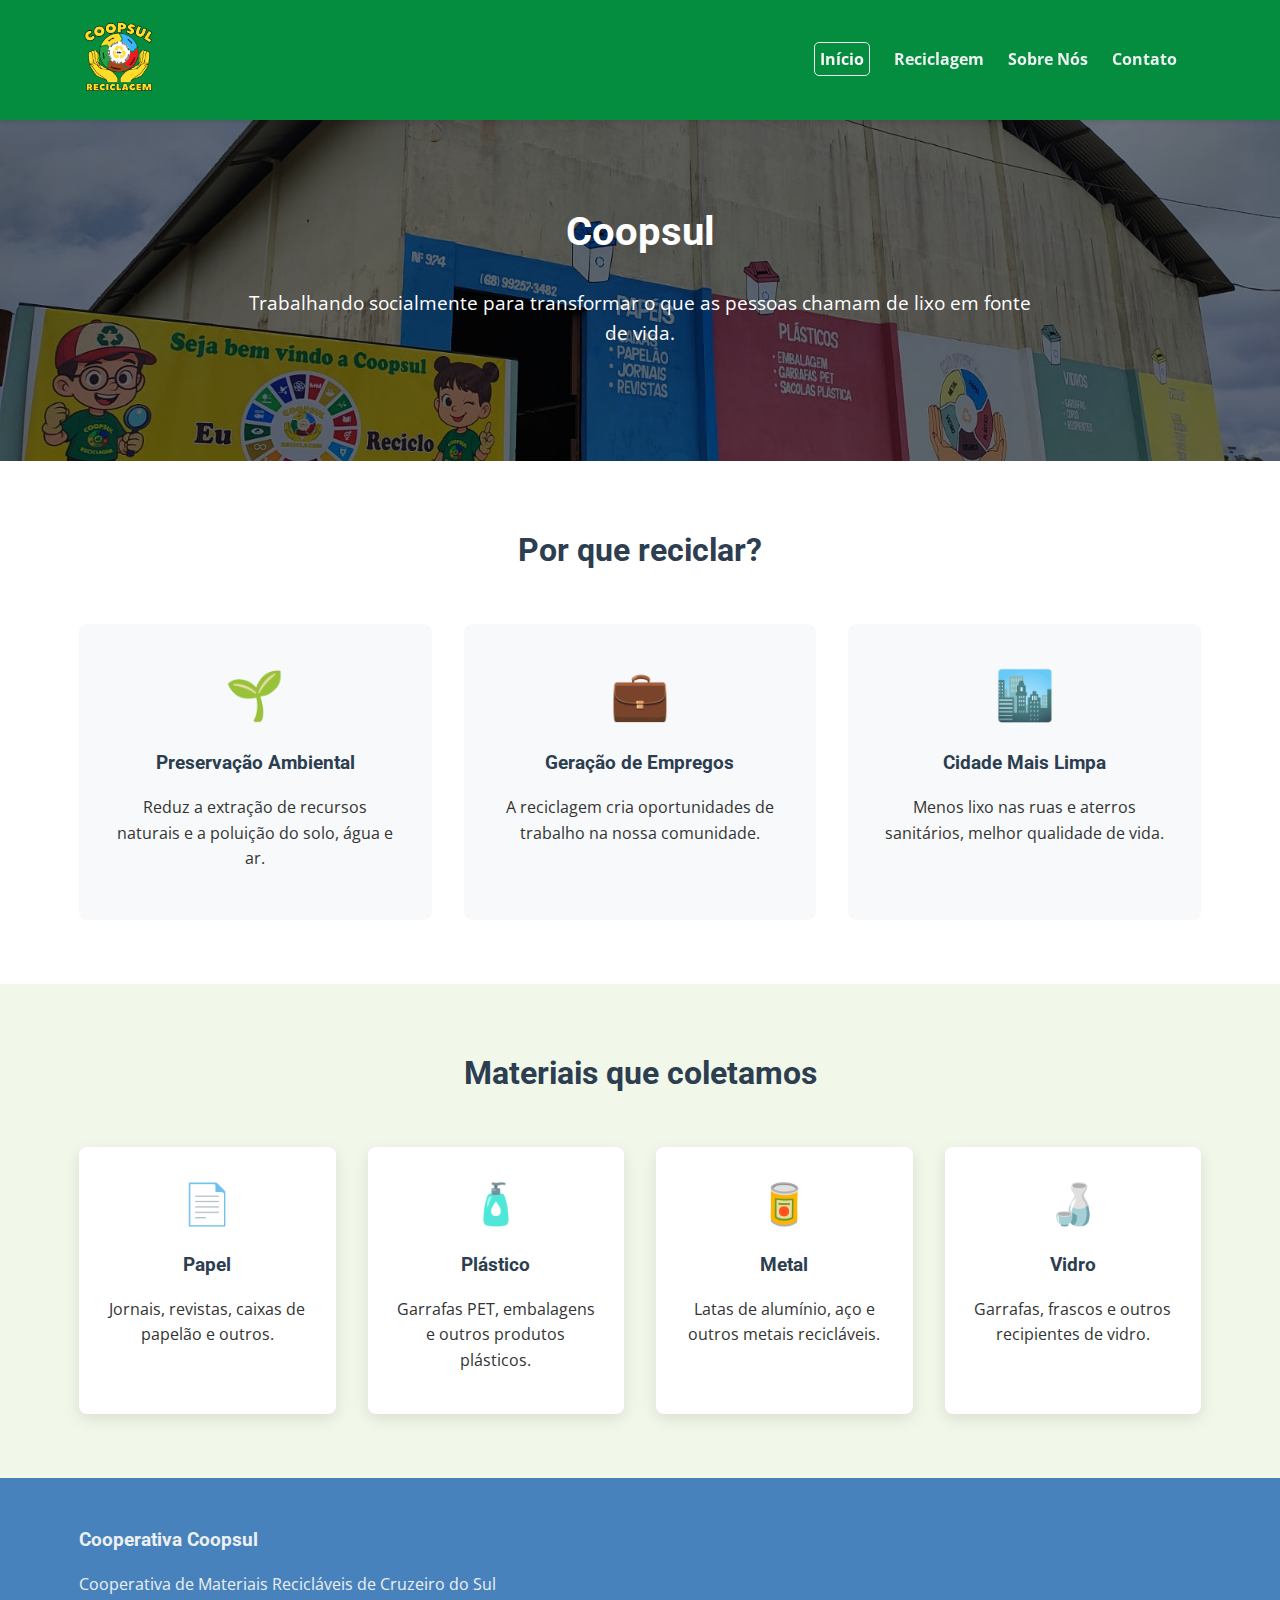
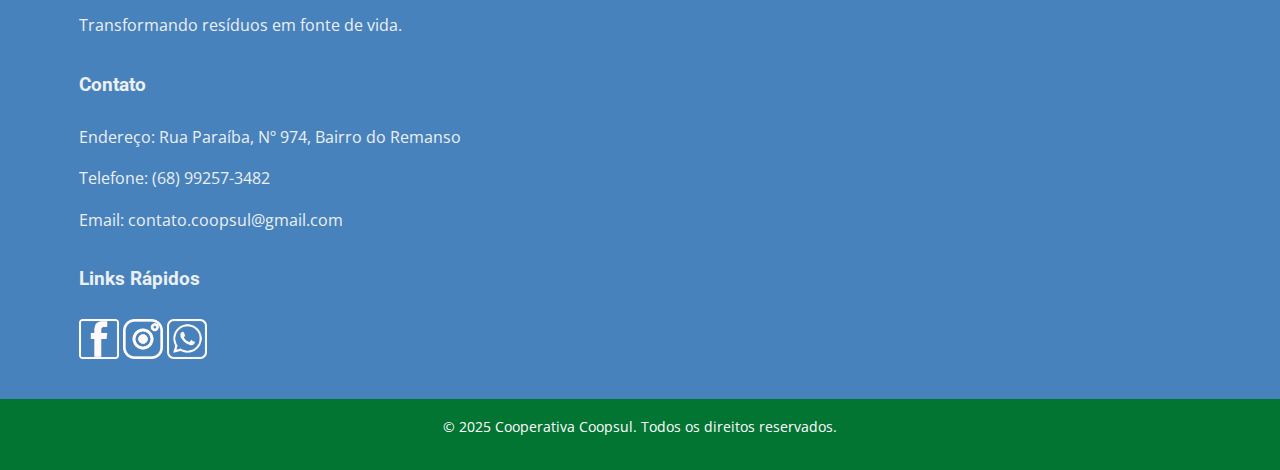
<file: index.html>
<!DOCTYPE html>
<html lang="pt-BR">
<head>
    <meta charset="UTF-8">
    <meta name="viewport" content="width=device-width, initial-scale=1.0">
    <title>Página Inicial | Cooperativa Coopsul</title>
    <link rel="stylesheet" href="./assets/css/estilo.css">
    <link rel="shortcut icon" href="./favicon.png" type="image/x-icon">
    <link rel="preconnect" href="https://fonts.googleapis.com">
    <link rel="preconnect" href="https://fonts.gstatic.com" crossorigin>
    <link href="https://fonts.googleapis.com/css2?family=Roboto:wght@400;700&family=Open+Sans:wght@400;700&display=swap" rel="stylesheet">
</head>
<body>
    <header>
        <div class="container">
            <div class="logo">
                <a class="social-link" href="./" >
                    <img src="./assets/img/logo_coopsul.png" alt="Logo Coopsul" width="80">
                </a>
            </div>
            <nav>
                <ul>
                    <li><a href="index.html" class="active">Início</a></li>
                    <li><a href="reciclagem.html">Reciclagem</a></li>
                    <li><a href="sobre.html">Sobre Nós</a></li>
                    <li><a href="contato.html">Contato</a></li>
                </ul>
            </nav>
        </div>
    </header>

    <main>
        <section class="hero">
            <div class="container">
                <h2>Coopsul</h2>
                <p>Trabalhando socialmente para transformar o que as pessoas chamam de lixo em fonte de vida.</p>
            </div>
        </section>

        <section class="benefits">
            <div class="container">
                <h2>Por que reciclar?</h2>
                <div class="benefits-grid">
                    <div class="benefit-card">
                        <div class="benefit-icon">🌱</div>
                        <h3>Preservação Ambiental</h3>
                        <p>Reduz a extração de recursos naturais e a poluição do solo, água e ar.</p>
                    </div>
                    <div class="benefit-card">
                        <div class="benefit-icon">💼</div>
                        <h3>Geração de Empregos</h3>
                        <p>A reciclagem cria oportunidades de trabalho na nossa comunidade.</p>
                    </div>
                    <div class="benefit-card">
                        <div class="benefit-icon">🏙️</div>
                        <h3>Cidade Mais Limpa</h3>
                        <p>Menos lixo nas ruas e aterros sanitários, melhor qualidade de vida.</p>
                    </div>
                </div>
            </div>
        </section>

        <section class="materials">
            <div class="container">
                <h2>Materiais que coletamos</h2>
                <div class="materials-grid">
                    <div class="material-card">
                        <div class="material-icon">📄</div>
                        <h3>Papel</h3>
                        <p>Jornais, revistas, caixas de papelão e outros.</p>
                    </div>
                    <div class="material-card">
                        <div class="material-icon">🧴</div>
                        <h3>Plástico</h3>
                        <p>Garrafas PET, embalagens e outros produtos plásticos.</p>
                    </div>
                    <div class="material-card">
                        <div class="material-icon">🥫</div>
                        <h3>Metal</h3>
                        <p>Latas de alumínio, aço e outros metais recicláveis.</p>
                    </div>
                    <div class="material-card">
                        <div class="material-icon">🍶</div>
                        <h3>Vidro</h3>
                        <p>Garrafas, frascos e outros recipientes de vidro.</p>
                    </div>
                </div>
            </div>
        </section>
    </main>

    <footer>
        <div class="container">
            <div class="footer-info">
                <h3>Cooperativa Coopsul</h3>
                <p>Cooperativa de Materiais Recicláveis de Cruzeiro do Sul</p>
                <p>Transformando resíduos em fonte de vida.</p>
            </div>

            <div class="footer-contact">
                <h3>Contato</h3>
                <p>Endereço: Rua Paraíba, Nº 974, Bairro do Remanso</p>
                <p>Telefone: (68) 99257-3482</p>
                <p>Email: contato.coopsul@gmail.com</p>
            </div>

            <div class="footer-links">
                <h3>Links Rápidos</h3>
                    <a href="https://facebook.com/coopsul.ac" target="_blank" class="social-link">
                    <img src="./assets/img/logo_facebook.png" alt="Facebook" width="40">
                    </a>
                    <a href="https://instagram.com/coopsul.ac" target="_blank" class="social-link">
                        <img src="./assets/img/logo_instagram.png" alt="Instagram" width="40">
                    </a>
                    <a href="https://web.whatsapp.com" target="_blank" class="social-link">
                        <img src="./assets/img/logo_whatsapp.png" alt="Instagram" width="40">
                    </a>
            </div>

        </div>

        <div class="copyright">
            <p>&copy; 2025 Cooperativa Coopsul. Todos os direitos reservados.</p>
        </div>

    </footer>

    <script src="./assets/js/scripts.js"></script>
</body>
</html>
</file>
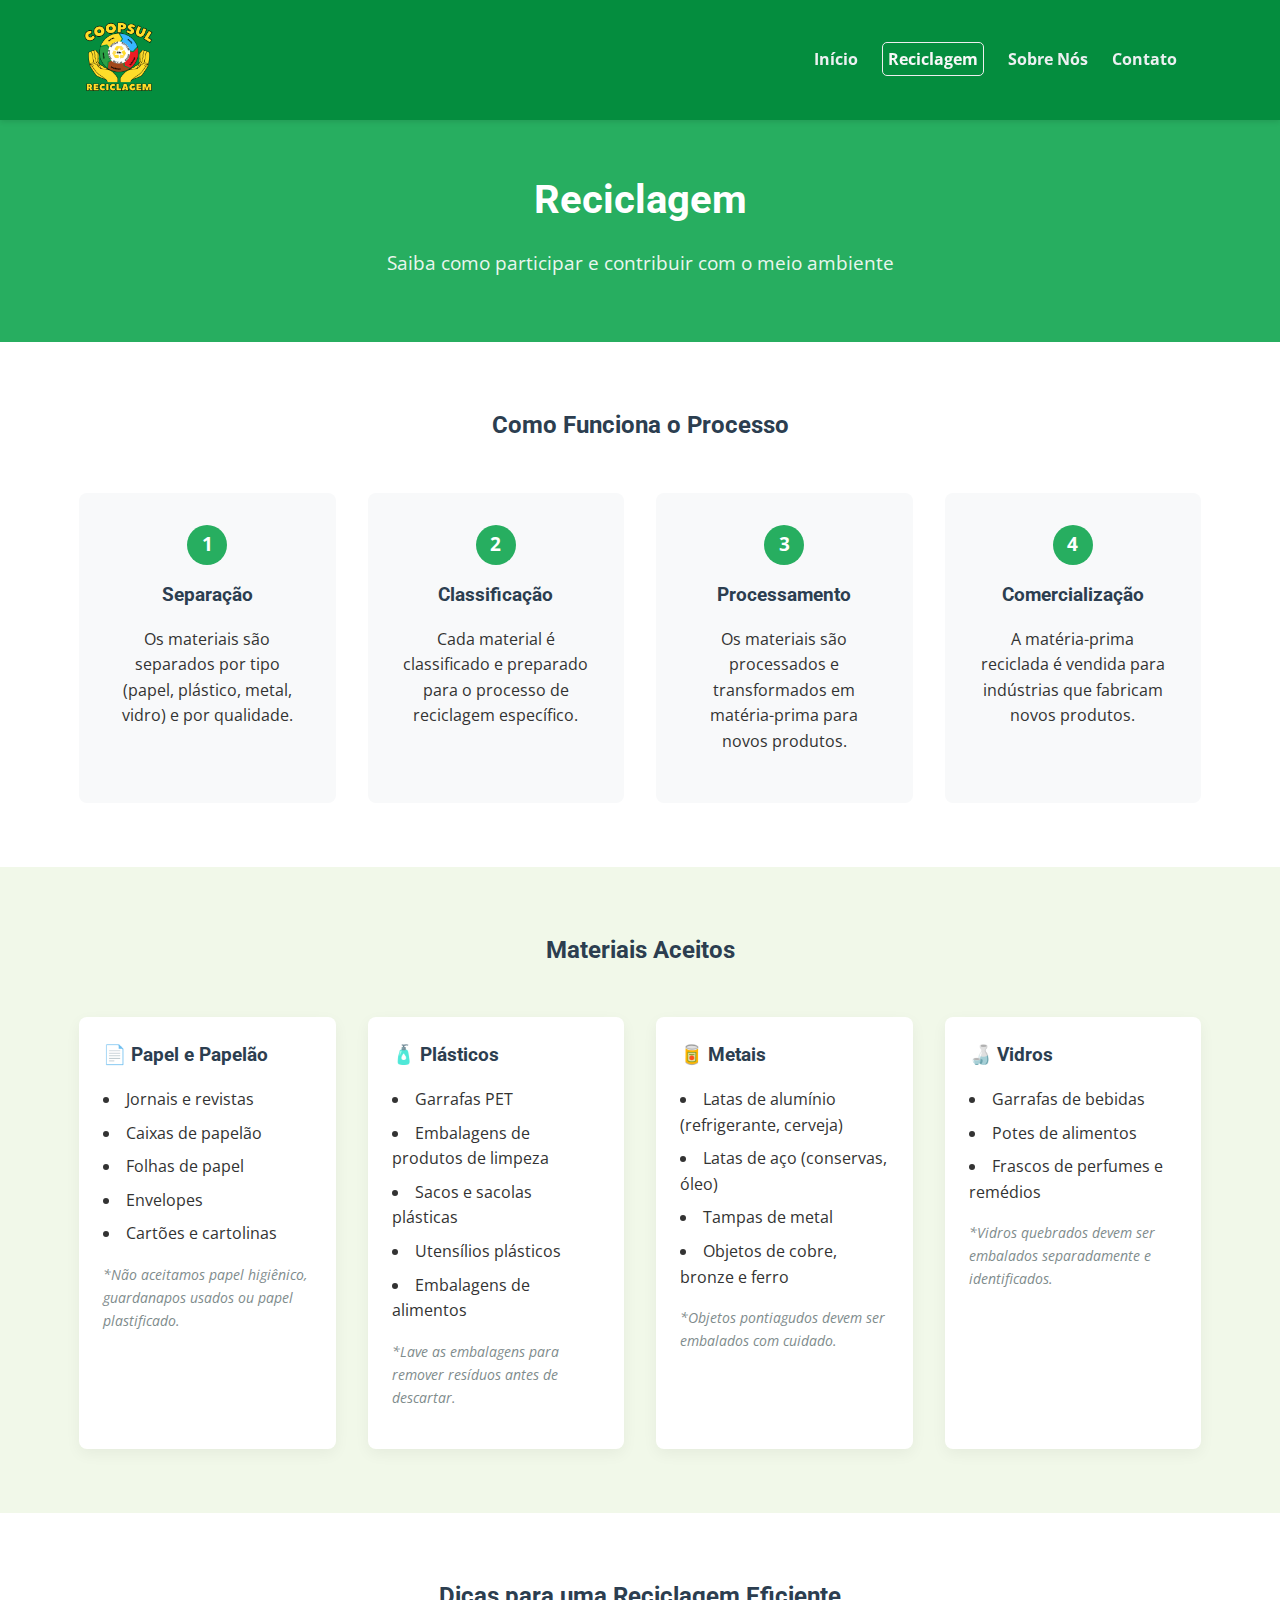
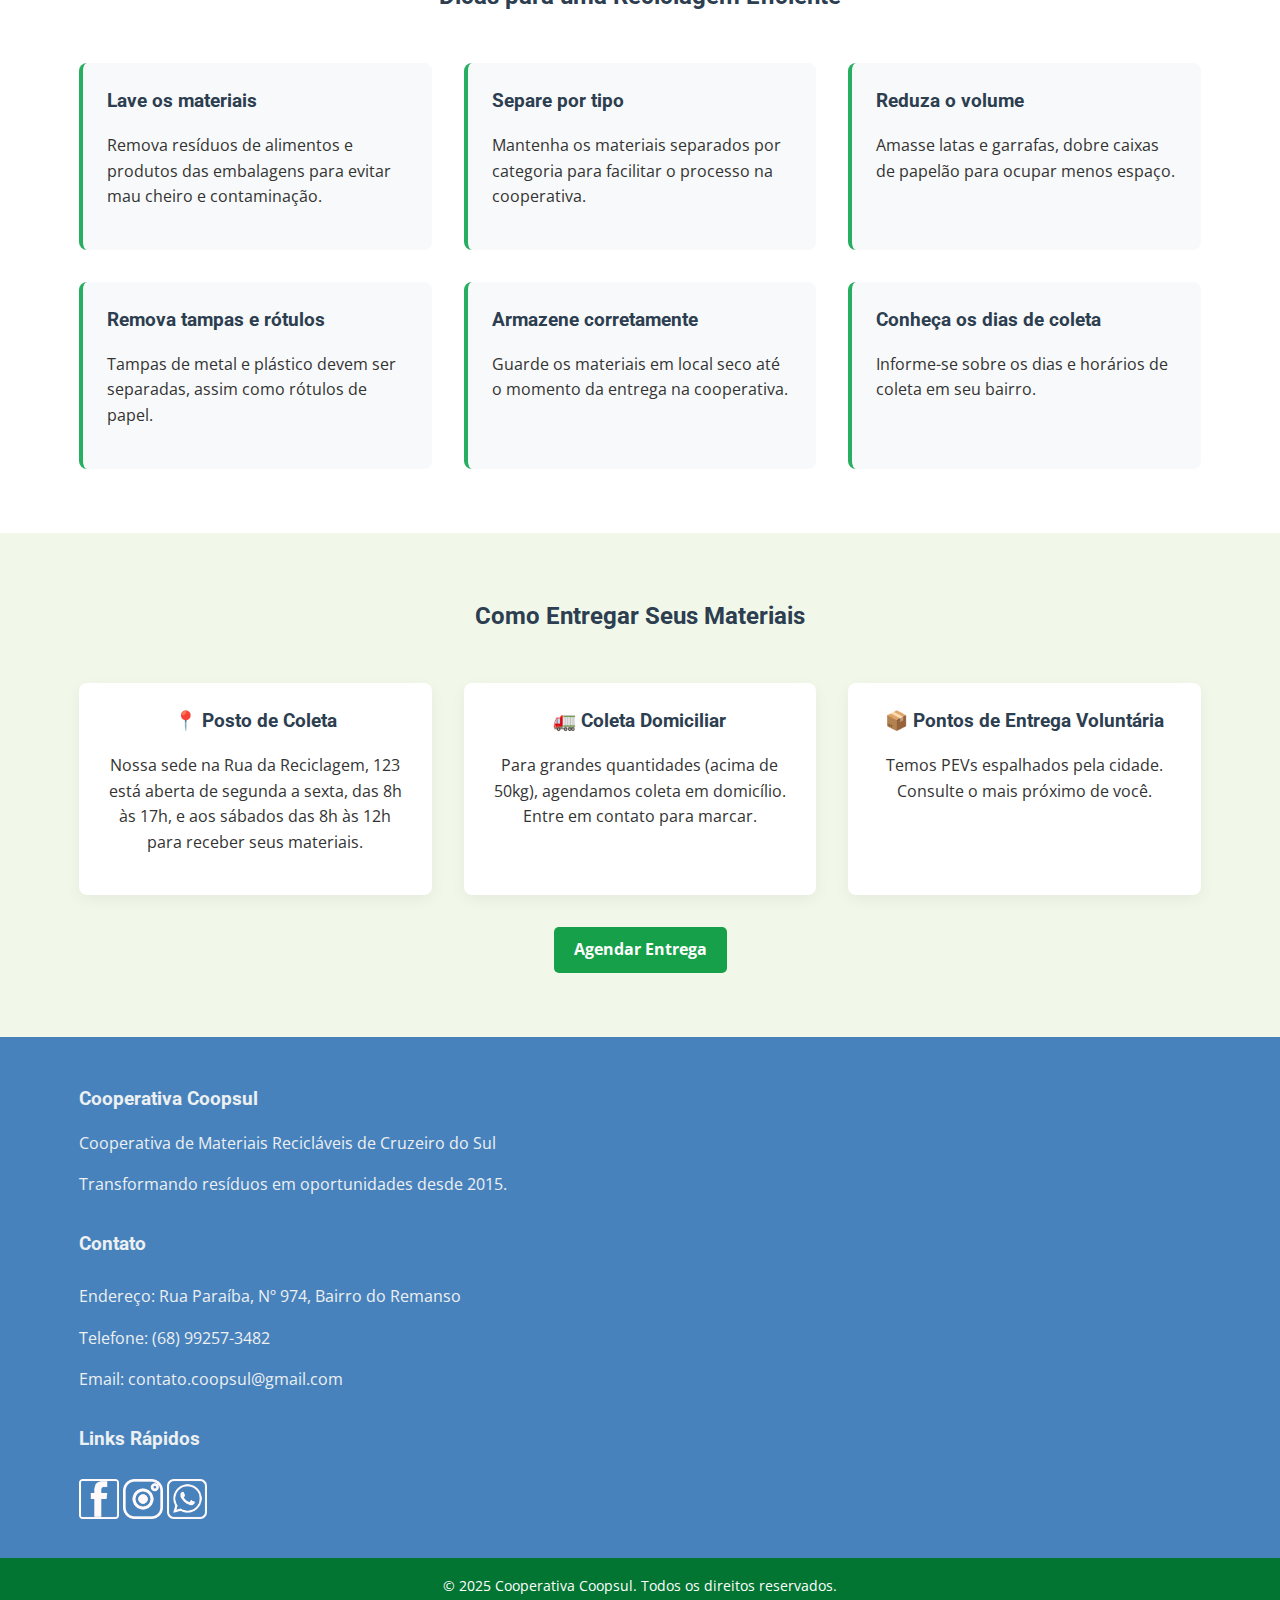
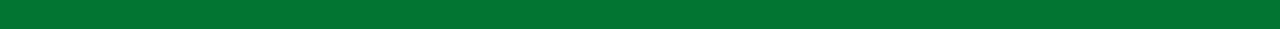
<file: reciclagem.html>
<!DOCTYPE html>
<html lang="pt-BR">
<head>
    <meta charset="UTF-8">
    <meta name="viewport" content="width=device-width, initial-scale=1.0">
    <title>Reciclagem | Cooperativa Coopsul</title>
    <link rel="stylesheet" href="./assets/css/estilo.css">
    <link rel="stylesheet" href="./assets/css/estilo-reciclagem.css">
    <link rel="shortcut icon" href="./favicon.png" type="image/x-icon">
    <link rel="preconnect" href="https://fonts.googleapis.com">
    <link rel="preconnect" href="https://fonts.gstatic.com" crossorigin>
    <link href="https://fonts.googleapis.com/css2?family=Roboto:wght@400;700&family=Open+Sans:wght@400;700&display=swap" rel="stylesheet">
</head>
<body>
    <header>
        <div class="container">
            <div class="logo">
                <a class="social-link" href="./" >
                    <img src="./assets/img/logo_coopsul.png" alt="Logo Coopsul" width="80">
                </a>
            </div>
            <nav>
                <ul>
                    <li><a href="index.html">Início</a></li>
                    <li><a href="reciclagem.html" class="active">Reciclagem</a></li>
                    <li><a href="sobre.html">Sobre Nós</a></li>
                    <li><a href="contato.html">Contato</a></li>
                </ul>
            </nav>
        </div>
    </header>

    <main>
        <section class="page-header">
            <div class="container">
                <h1>Reciclagem</h1>
                <p>Saiba como participar e contribuir com o meio ambiente</p>
            </div>
        </section>

        <section class="recycling-process">
            <div class="container">
                <h2>Como Funciona o Processo</h2>
                <div class="process-steps">
                    <div class="step">
                        <div class="step-number">1</div>
                        <h3>Separação</h3>
                        <p>Os materiais são separados por tipo (papel, plástico, metal, vidro) e por qualidade.</p>
                    </div>
                    <div class="step">
                        <div class="step-number">2</div>
                        <h3>Classificação</h3>
                        <p>Cada material é classificado e preparado para o processo de reciclagem específico.</p>
                    </div>
                    <div class="step">
                        <div class="step-number">3</div>
                        <h3>Processamento</h3>
                        <p>Os materiais são processados e transformados em matéria-prima para novos produtos.</p>
                    </div>
                    <div class="step">
                        <div class="step-number">4</div>
                        <h3>Comercialização</h3>
                        <p>A matéria-prima reciclada é vendida para indústrias que fabricam novos produtos.</p>
                    </div>
                </div>
            </div>
        </section>

        <section class="accepted-materials">
            <div class="container">
                <h2>Materiais Aceitos</h2>
                <div class="materials-list">
                    <div class="material-category">
                        <h3>📄 Papel e Papelão</h3>
                        <ul>
                            <li>Jornais e revistas</li>
                            <li>Caixas de papelão</li>
                            <li>Folhas de papel</li>
                            <li>Envelopes</li>
                            <li>Cartões e cartolinas</li>
                        </ul>
                        <p class="note">*Não aceitamos papel higiênico, guardanapos usados ou papel plastificado.</p>
                    </div>
                    
                    <div class="material-category">
                        <h3>🧴 Plásticos</h3>
                        <ul>
                            <li>Garrafas PET</li>
                            <li>Embalagens de produtos de limpeza</li>
                            <li>Sacos e sacolas plásticas</li>
                            <li>Utensílios plásticos</li>
                            <li>Embalagens de alimentos</li>
                        </ul>
                        <p class="note">*Lave as embalagens para remover resíduos antes de descartar.</p>
                    </div>
                    
                    <div class="material-category">
                        <h3>🥫 Metais</h3>
                        <ul>
                            <li>Latas de alumínio (refrigerante, cerveja)</li>
                            <li>Latas de aço (conservas, óleo)</li>
                            <li>Tampas de metal</li>
                            <li>Objetos de cobre, bronze e ferro</li>
                        </ul>
                        <p class="note">*Objetos pontiagudos devem ser embalados com cuidado.</p>
                    </div>
                    
                    <div class="material-category">
                        <h3>🍶 Vidros</h3>
                        <ul>
                            <li>Garrafas de bebidas</li>
                            <li>Potes de alimentos</li>
                            <li>Frascos de perfumes e remédios</li>
                        </ul>
                        <p class="note">*Vidros quebrados devem ser embalados separadamente e identificados.</p>
                    </div>
                </div>
            </div>
        </section>

        <section class="recycling-tips">
            <div class="container">
                <h2>Dicas para uma Reciclagem Eficiente</h2>
                <div class="tips-grid">
                    <div class="tip-card">
                        <h3>Lave os materiais</h3>
                        <p>Remova resíduos de alimentos e produtos das embalagens para evitar mau cheiro e contaminação.</p>
                    </div>
                    <div class="tip-card">
                        <h3>Separe por tipo</h3>
                        <p>Mantenha os materiais separados por categoria para facilitar o processo na cooperativa.</p>
                    </div>
                    <div class="tip-card">
                        <h3>Reduza o volume</h3>
                        <p>Amasse latas e garrafas, dobre caixas de papelão para ocupar menos espaço.</p>
                    </div>
                    <div class="tip-card">
                        <h3>Remova tampas e rótulos</h3>
                        <p>Tampas de metal e plástico devem ser separadas, assim como rótulos de papel.</p>
                    </div>
                    <div class="tip-card">
                        <h3>Armazene corretamente</h3>
                        <p>Guarde os materiais em local seco até o momento da entrega na cooperativa.</p>
                    </div>
                    <div class="tip-card">
                        <h3>Conheça os dias de coleta</h3>
                        <p>Informe-se sobre os dias e horários de coleta em seu bairro.</p>
                    </div>
                </div>
            </div>
        </section>

        <section class="delivery-info">
            <div class="container">
                <h2>Como Entregar Seus Materiais</h2>
                <div class="delivery-options">
                    <div class="option">
                        <h3>📍 Posto de Coleta</h3>
                        <p>Nossa sede na Rua da Reciclagem, 123 está aberta de segunda a sexta, das 8h às 17h, e aos sábados das 8h às 12h para receber seus materiais.</p>
                    </div>
                    <div class="option">
                        <h3>🚛 Coleta Domiciliar</h3>
                        <p>Para grandes quantidades (acima de 50kg), agendamos coleta em domicílio. Entre em contato para marcar.</p>
                    </div>
                    <div class="option">
                        <h3>📦 Pontos de Entrega Voluntária</h3>
                        <p>Temos PEVs espalhados pela cidade. Consulte o mais próximo de você.</p>
                    </div>
                </div>
                <div class="cta">
                    <a href="contato.html" class="btn">Agendar Entrega</a>
                </div>
            </div>
        </section>
    </main>

    <footer>
        <div class="container">
            <div class="footer-info">
                <h3>Cooperativa Coopsul</h3>
                <p>Cooperativa de Materiais Recicláveis de Cruzeiro do Sul</p>
                <p>Transformando resíduos em oportunidades desde 2015.</p>
            </div>

            <div class="footer-contact">
                <h3>Contato</h3>
                <p>Endereço: Rua Paraíba, Nº 974, Bairro do Remanso</p>
                <p>Telefone: (68) 99257-3482</p>
                <p>Email: contato.coopsul@gmail.com</p>
            </div>

            <div class="footer-links">
                <h3>Links Rápidos</h3>
                    <a href="https://facebook.com/coopsul.ac" target="_blank" class="social-link">
                    <img src="./assets/img/logo_facebook.png" alt="Facebook" width="40">
                    </a>
                    <a href="https://instagram.com/coopsul.ac" target="_blank" class="social-link">
                        <img src="./assets/img/logo_instagram.png" alt="Instagram" width="40">
                    </a>
                    <a href="https://web.whatsapp.com" target="_blank" class="social-link">
                        <img src="./assets/img/logo_whatsapp.png" alt="Instagram" width="40">
                    </a>
            </div>

        </div>

        <div class="copyright">
            <p>&copy; 2025 Cooperativa Coopsul. Todos os direitos reservados.</p>
        </div>

    </footer>

    <script src="./assets/js/scripts.js"></script>
</body>
</html>
</file>
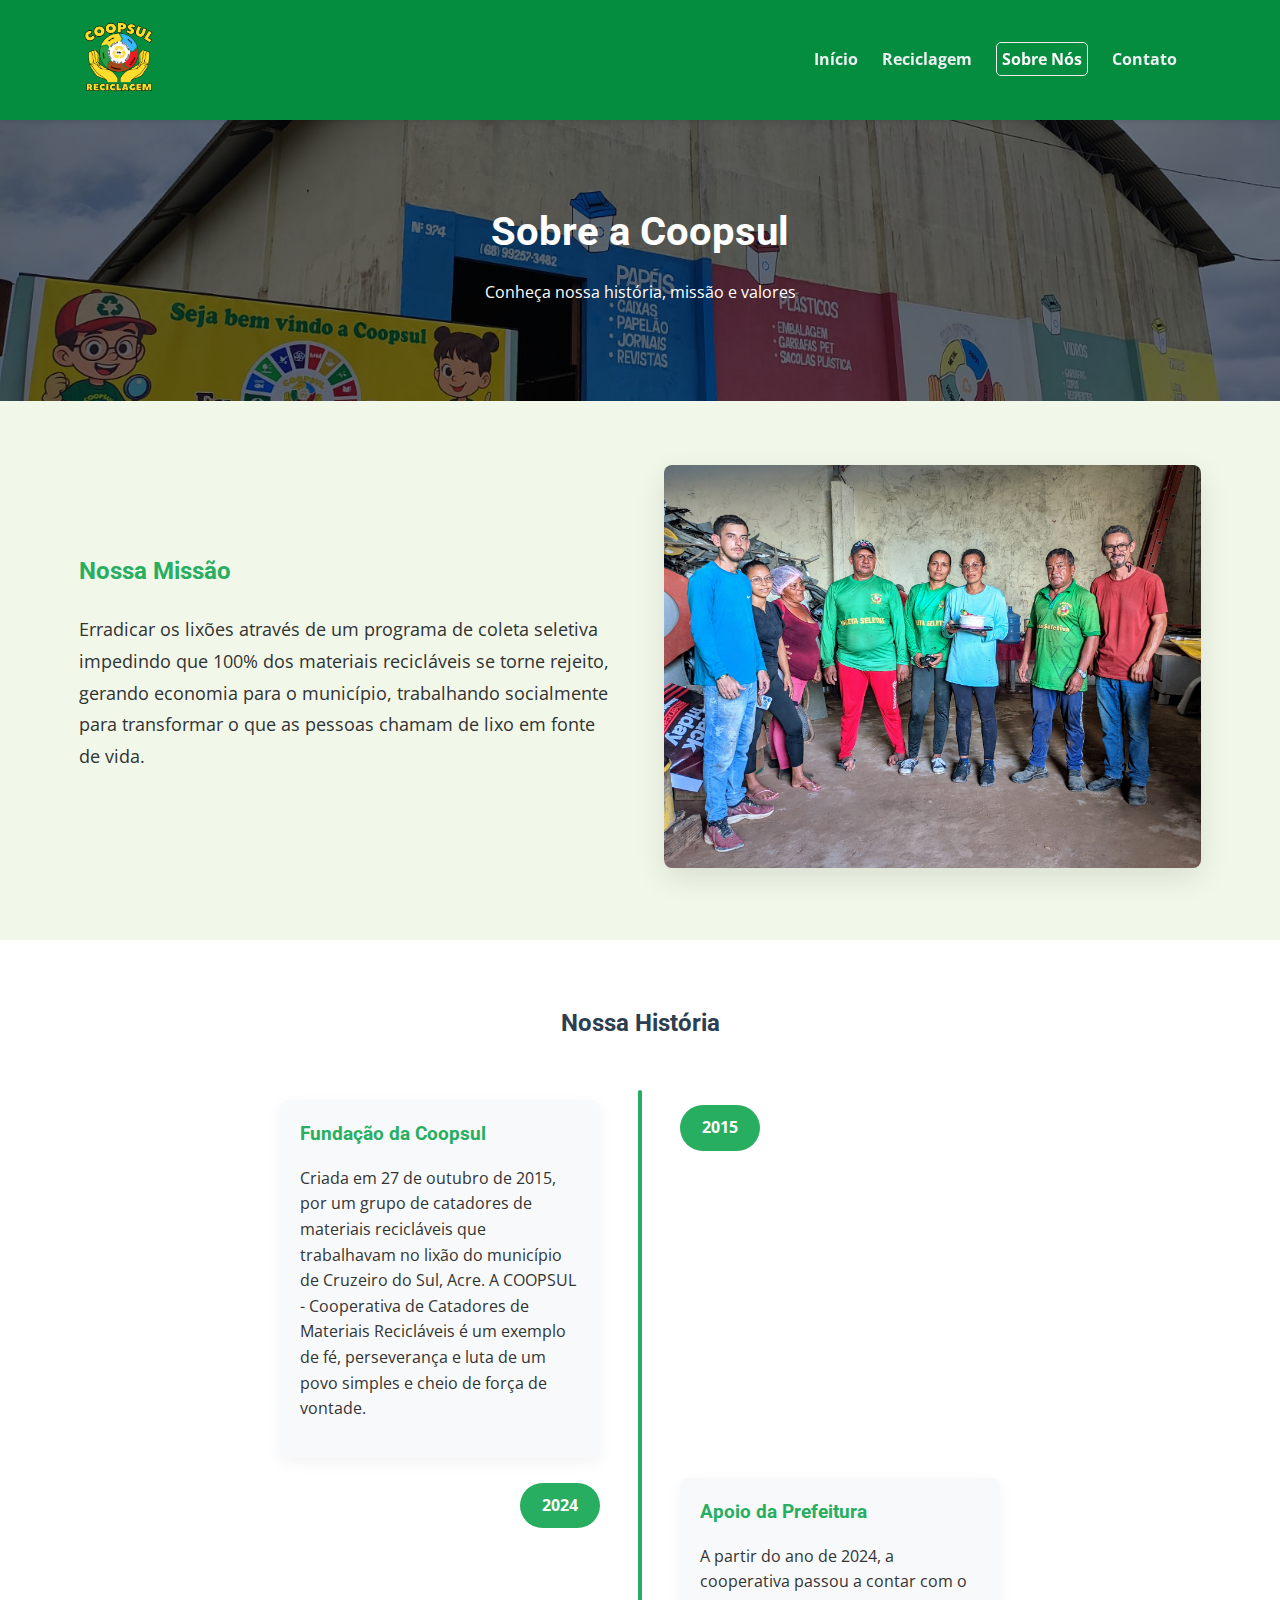
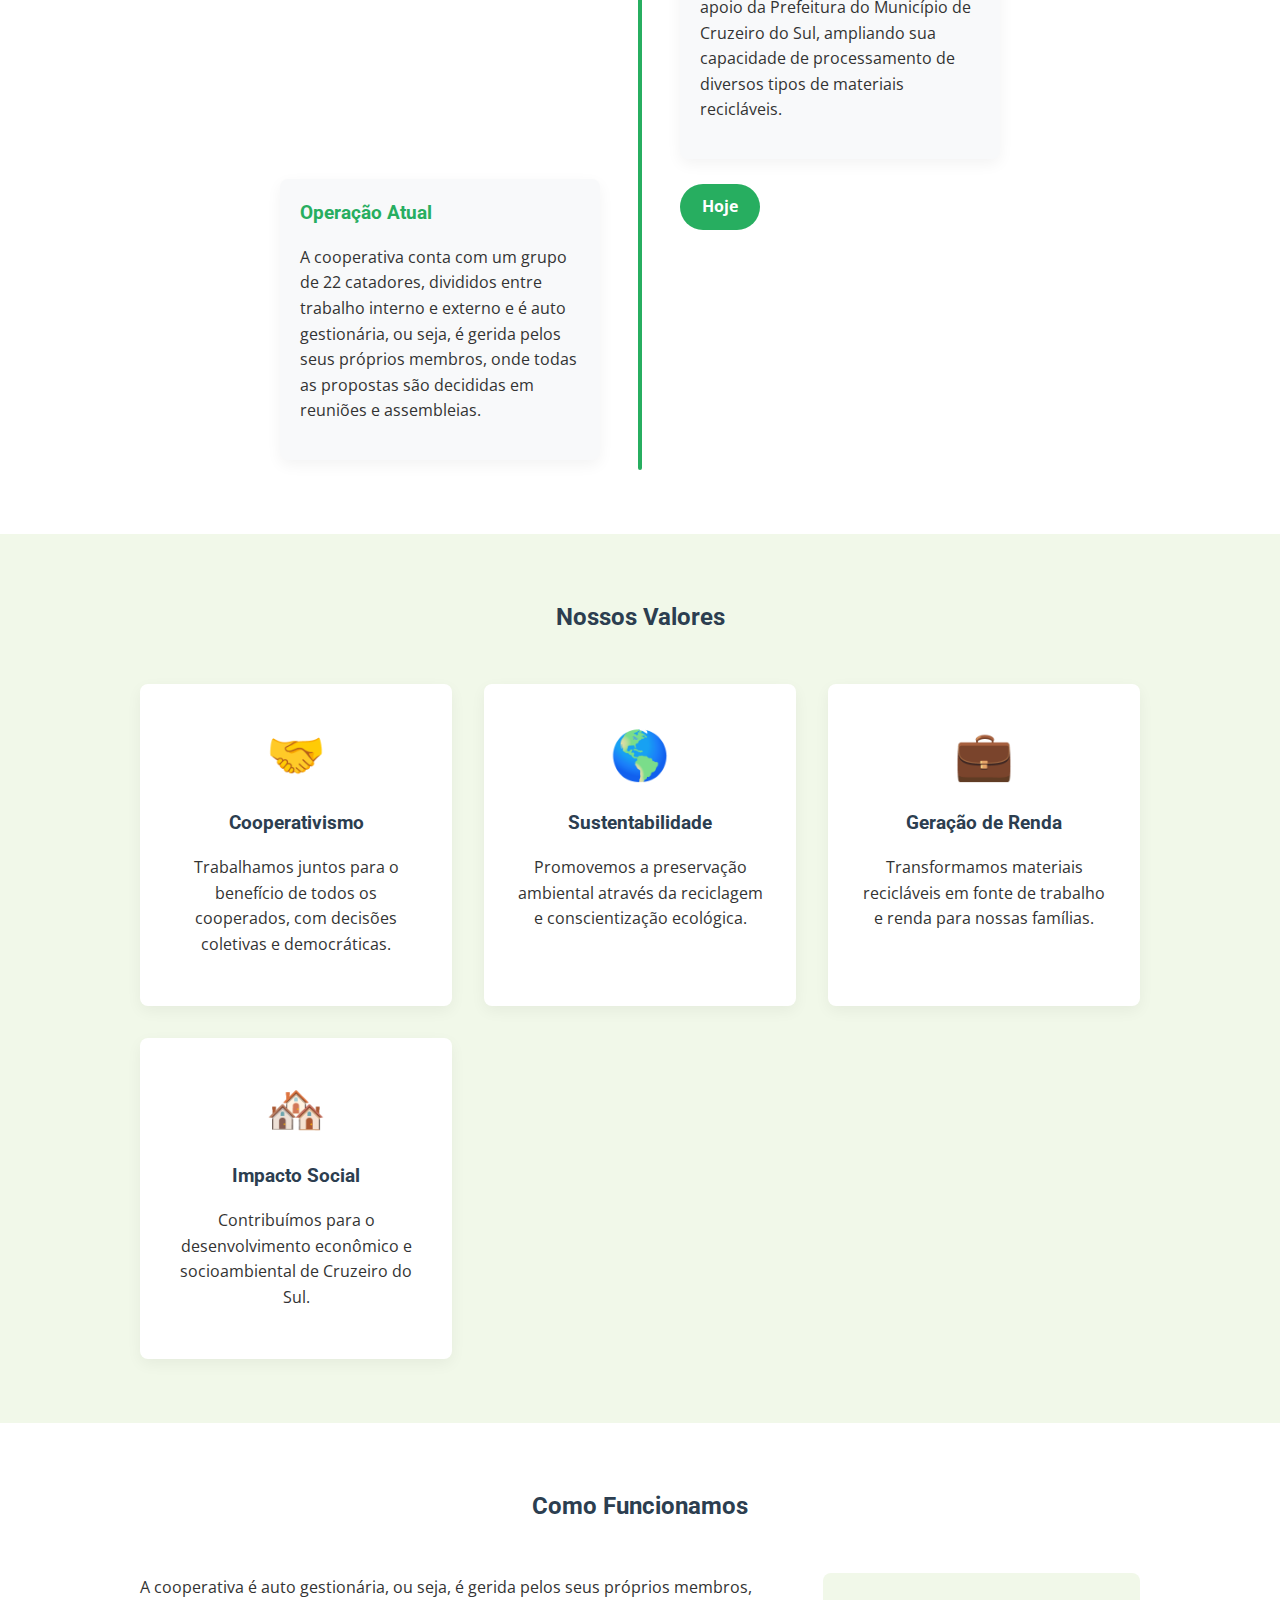
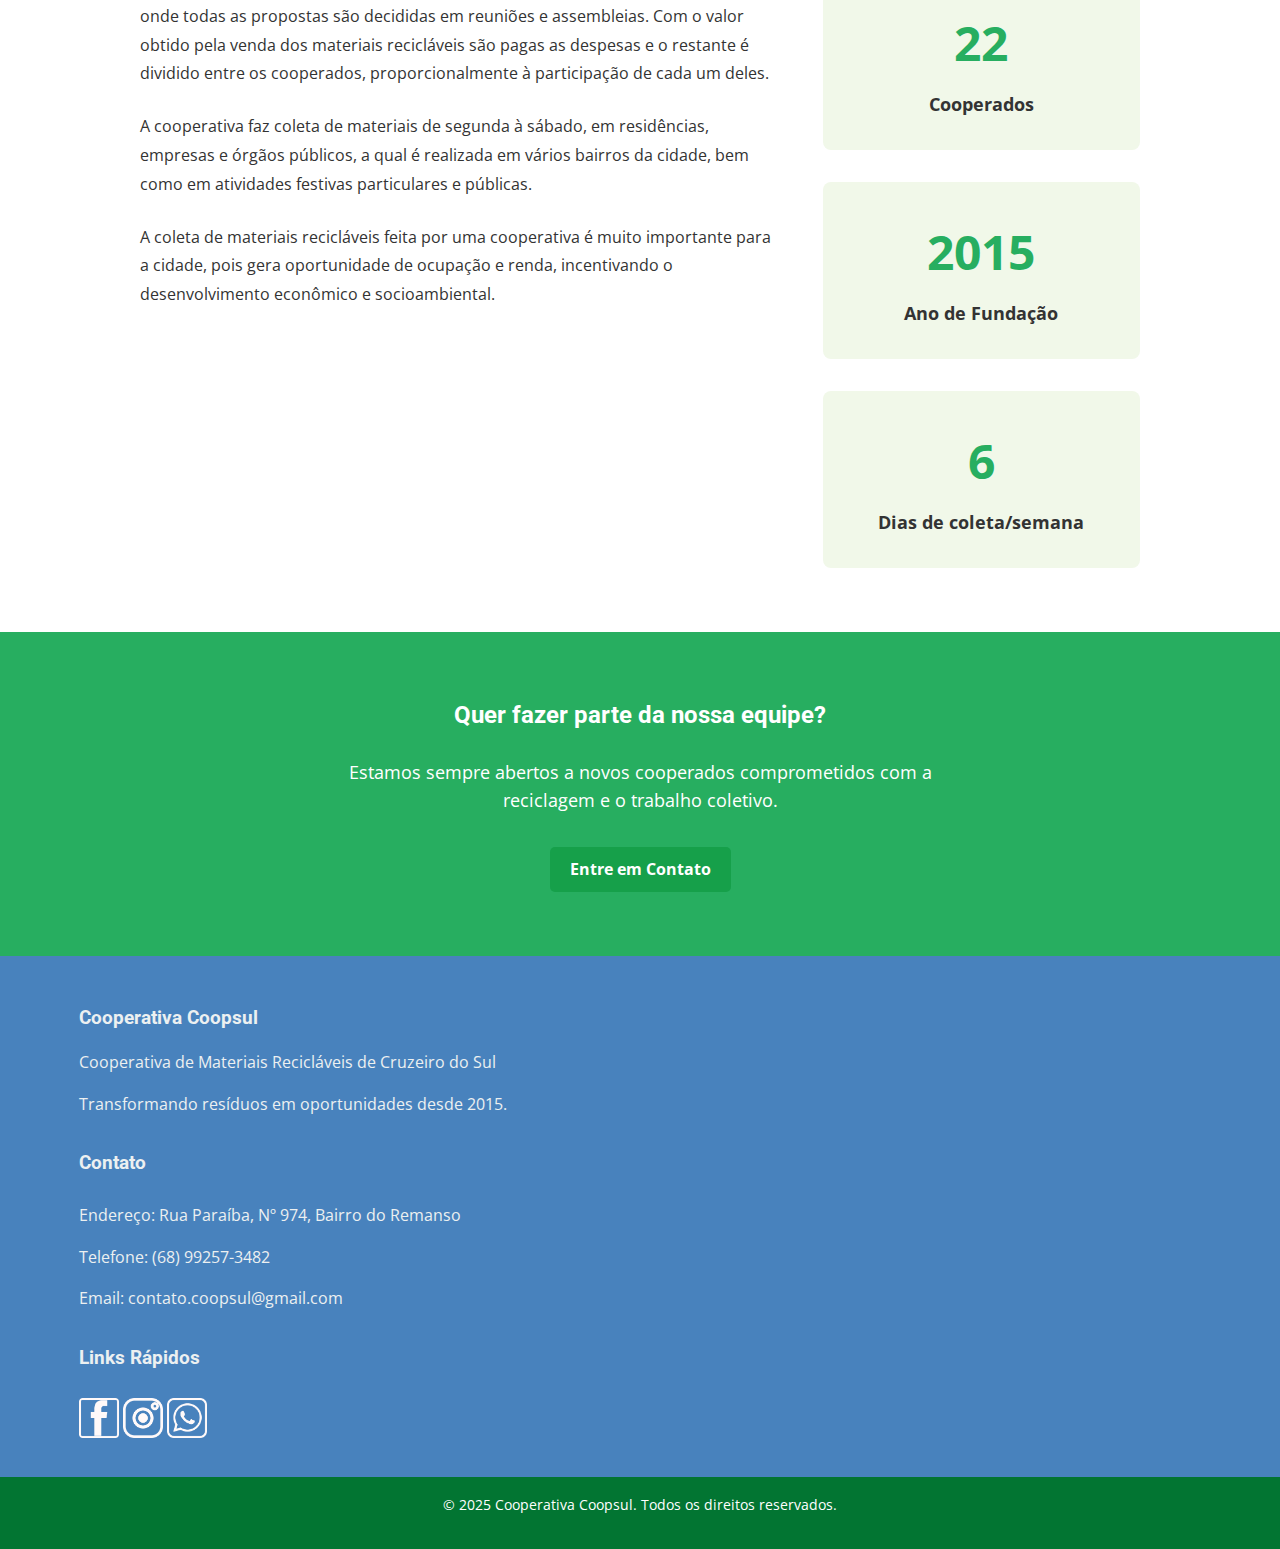
<file: sobre.html>
<!DOCTYPE html>
<html lang="pt-BR">
<head>
    <meta charset="UTF-8">
    <meta name="viewport" content="width=device-width, initial-scale=1.0">
    <title>Sobre Nós | Cooperativa Coopsul</title>
    <link rel="stylesheet" href="./assets/css/estilo.css">
    <link rel="stylesheet" href="./assets/css/estilo-sobre.css">
    <link rel="shortcut icon" href="./favicon.png" type="image/x-icon">
    <link rel="preconnect" href="https://fonts.googleapis.com">
    <link rel="preconnect" href="https://fonts.gstatic.com" crossorigin>
    <link href="https://fonts.googleapis.com/css2?family=Roboto:wght@400;700&family=Open+Sans:wght@400;700&display=swap" rel="stylesheet">
</head>
<body>
    <header>
        <div class="container">
            <div class="logo">
                <a class="social-link" href="./" >
                    <img src="./assets/img/logo_coopsul.png" alt="Logo Coopsul" width="80">
                </a>
            </div>
            <nav>
                <ul>
                    <li><a href="index.html">Início</a></li>
                    <li><a href="reciclagem.html">Reciclagem</a></li>
                    <li><a href="sobre.html" class="active">Sobre Nós</a></li>
                    <li><a href="contato.html">Contato</a></li>
                </ul>
            </nav>
        </div>
    </header>

    <main>
        <section class="page-header">
            <div class="container">
                <h1>Sobre a Coopsul</h1>
                <p>Conheça nossa história, missão e valores</p>
            </div>
        </section>

        <section class="mission">
            <div class="container">
                <div class="mission-content">
                    <div class="mission-text">
                        <h2>Nossa Missão</h2>
                        <p>Erradicar os lixões através de um programa de coleta seletiva impedindo que 100% dos materiais recicláveis se torne rejeito, gerando economia para o município, trabalhando socialmente para transformar o que as pessoas chamam de lixo em fonte de vida.</p>
                    </div>
                    <div class="mission-image">
                        <img src="./assets/img/cooperados-2025_005.jpg" alt="Cooperados trabalhando">
                    </div>
                </div>
            </div>
        </section>

        <section class="history">
            <div class="container">
                <h2>Nossa História</h2>
                <div class="history-timeline">
                    <div class="timeline-item">
                        <div class="timeline-year">2015</div>
                        <div class="timeline-content">
                            <h3>Fundação da Coopsul</h3>
                            <p>Criada em 27 de outubro de 2015, por um grupo de catadores de materiais recicláveis que trabalhavam no lixão do município de Cruzeiro do Sul, Acre. A COOPSUL - Cooperativa de Catadores de Materiais Recicláveis é um exemplo de fé, perseverança e luta de um povo simples e cheio de força de vontade.</p>
                        </div>
                    </div>
                    <div class="timeline-item">
                        <div class="timeline-year">2024</div>
                        <div class="timeline-content">
                            <h3>Apoio da Prefeitura</h3>
                            <p>A partir do ano de 2024, a cooperativa passou a contar com o apoio da Prefeitura do Município de Cruzeiro do Sul, ampliando sua capacidade de processamento de diversos tipos de materiais recicláveis.</p>
                        </div>
                    </div>
                    <div class="timeline-item">
                        <div class="timeline-year">Hoje</div>
                        <div class="timeline-content">
                            <h3>Operação Atual</h3>
                            <p>A cooperativa conta com um grupo de 22 catadores, divididos entre trabalho interno e externo e é auto gestionária, ou seja, é gerida pelos seus próprios membros, onde todas as propostas são decididas em reuniões e assembleias.</p>
                        </div>
                    </div>
                </div>
            </div>
        </section>

        <section class="values">
            <div class="container">
                <h2>Nossos Valores</h2>
                <div class="values-grid">
                    <div class="value-card">
                        <div class="value-icon">🤝</div>
                        <h3>Cooperativismo</h3>
                        <p>Trabalhamos juntos para o benefício de todos os cooperados, com decisões coletivas e democráticas.</p>
                    </div>
                    <div class="value-card">
                        <div class="value-icon">🌎</div>
                        <h3>Sustentabilidade</h3>
                        <p>Promovemos a preservação ambiental através da reciclagem e conscientização ecológica.</p>
                    </div>
                    <div class="value-card">
                        <div class="value-icon">💼</div>
                        <h3>Geração de Renda</h3>
                        <p>Transformamos materiais recicláveis em fonte de trabalho e renda para nossas famílias.</p>
                    </div>
                    <div class="value-card">
                        <div class="value-icon">🏘️</div>
                        <h3>Impacto Social</h3>
                        <p>Contribuímos para o desenvolvimento econômico e socioambiental de Cruzeiro do Sul.</p>
                    </div>
                </div>
            </div>
        </section>

        <section class="operation">
            <div class="container">
                <h2>Como Funcionamos</h2>
                <div class="operation-content">
                    <div class="operation-text">
                        <p>A cooperativa é auto gestionária, ou seja, é gerida pelos seus próprios membros, onde todas as propostas são decididas em reuniões e assembleias. Com o valor obtido pela venda dos materiais recicláveis são pagas as despesas e o restante é dividido entre os cooperados, proporcionalmente à participação de cada um deles.</p>
                        
                        <p>A cooperativa faz coleta de materiais de segunda à sábado, em residências, empresas e órgãos públicos, a qual é realizada em vários bairros da cidade, bem como em atividades festivas particulares e públicas.</p>
                        
                        <p>A coleta de materiais recicláveis feita por uma cooperativa é muito importante para a cidade, pois gera oportunidade de ocupação e renda, incentivando o desenvolvimento econômico e socioambiental.</p>
                    </div>
                    <div class="operation-stats">
                        <div class="stat-item">
                            <div class="stat-number">22</div>
                            <div class="stat-label">Cooperados</div>
                        </div>
                        <div class="stat-item">
                            <div class="stat-number">2015</div>
                            <div class="stat-label">Ano de Fundação</div>
                        </div>
                        <div class="stat-item">
                            <div class="stat-number">6</div>
                            <div class="stat-label">Dias de coleta/semana</div>
                        </div>
                    </div>
                </div>
            </div>
        </section>

        <section class="team-cta">
            <div class="container">
                <h2>Quer fazer parte da nossa equipe?</h2>
                <p>Estamos sempre abertos a novos cooperados comprometidos com a reciclagem e o trabalho coletivo.</p>
                <a href="contato.html" class="btn">Entre em Contato</a>
            </div>
        </section>
    </main>

    <footer>
        <div class="container">
            <div class="footer-info">
                <h3>Cooperativa Coopsul</h3>
                <p>Cooperativa de Materiais Recicláveis de Cruzeiro do Sul</p>
                <p>Transformando resíduos em oportunidades desde 2015.</p>
            </div>

            <div class="footer-contact">
                <h3>Contato</h3>
                <p>Endereço: Rua Paraíba, Nº 974, Bairro do Remanso</p>
                <p>Telefone: (68) 99257-3482</p>
                <p>Email: contato.coopsul@gmail.com</p>
            </div>

            <div class="footer-links">
                <h3>Links Rápidos</h3>
                    <a href="https://facebook.com/coopsul.ac" target="_blank" class="social-link">
                    <img src="./assets/img/logo_facebook.png" alt="Facebook" width="40">
                    </a>
                    <a href="https://instagram.com/coopsul.ac" target="_blank" class="social-link">
                        <img src="./assets/img/logo_instagram.png" alt="Instagram" width="40">
                    </a>
                    <a href="https://web.whatsapp.com" target="_blank" class="social-link">
                        <img src="./assets/img/logo_whatsapp.png" alt="Instagram" width="40">
                    </a>
            </div>

        </div>

        <div class="copyright">
            <p>&copy; 2025 Cooperativa Coopsul. Todos os direitos reservados.</p>
        </div>

    </footer>

    <script src="./assets/js/scripts.js"></script>
</body>
</html>
</file>
<file: assets/css/estilo-reciclagem.css>
/* Página de Reciclagem - Estilos Adicionais */
.page-header {
    background-color: #27ae60;
    color: white;
    padding: 3rem 0;
    text-align: center;
}

.page-header h1 {
    font-size: 2.5rem;
    color: white;
}

.page-header p {
    font-size: 1.2rem;
    opacity: 0.9;
}

.recycling-process {
    padding: 4rem 0;
    background-color: white;
}

.recycling-process h2 {
    text-align: center;
    margin-bottom: 3rem;
}

.process-steps {
    display: grid;
    grid-template-columns: repeat(auto-fit, minmax(250px, 1fr));
    gap: 2rem;
}

.step {
    background-color: #f8f9fa;
    padding: 2rem;
    border-radius: 8px;
    text-align: center;
    position: relative;
}

.step-number {
    background-color: #27ae60;
    color: white;
    width: 40px;
    height: 40px;
    border-radius: 50%;
    display: flex;
    align-items: center;
    justify-content: center;
    font-weight: bold;
    font-size: 1.2rem;
    margin: 0 auto 1rem;
}

.accepted-materials {
    padding: 4rem 0;
    background-color: #f1f8e9;
}

.accepted-materials h2 {
    text-align: center;
    margin-bottom: 3rem;
}

.materials-list {
    display: grid;
    grid-template-columns: repeat(auto-fit, minmax(250px, 1fr));
    gap: 2rem;
}

.material-category {
    background-color: white;
    padding: 1.5rem;
    border-radius: 8px;
    box-shadow: 0 5px 15px rgba(0,0,0,0.05);
}

.material-category h3 {
    margin-bottom: 1rem;
    display: flex;
    align-items: center;
    gap: 0.5rem;
}

.material-category ul {
    list-style-position: inside;
    margin-bottom: 1rem;
}

.material-category ul li {
    margin-bottom: 0.5rem;
}

.note {
    font-size: 0.9rem;
    color: #7f8c8d;
    font-style: italic;
}

.recycling-tips {
    padding: 4rem 0;
    background-color: white;
}

.recycling-tips h2 {
    text-align: center;
    margin-bottom: 3rem;
}

.tips-grid {
    display: grid;
    grid-template-columns: repeat(auto-fit, minmax(300px, 1fr));
    gap: 2rem;
}

.tip-card {
    background-color: #f8f9fa;
    padding: 1.5rem;
    border-radius: 8px;
    border-left: 4px solid #27ae60;
}

.delivery-info {
    padding: 4rem 0;
    background-color: #f1f8e9;
    text-align: center;
}

.delivery-info h2 {
    margin-bottom: 3rem;
}

.delivery-options {
    display: grid;
    grid-template-columns: repeat(auto-fit, minmax(300px, 1fr));
    gap: 2rem;
    margin-bottom: 2rem;
}

.option {
    background-color: white;
    padding: 1.5rem;
    border-radius: 8px;
    box-shadow: 0 5px 15px rgba(0,0,0,0.05);
}

.cta {
    margin-top: 2rem;
}

/* Responsividade adicional */
@media (max-width: 768px) {
    .page-header {
        padding: 2rem 0;
    }
    
    .page-header h1 {
        font-size: 2rem;
    }
}
</file>
<file: assets/css/estilo-sobre.css>
/* Página de Reciclagem - Estilos Adicionais */
.page-header {
    background: linear-gradient(rgba(0,0,0,0.5), rgba(0,0,0,0.5)), url('../img/galpao-001.jpeg');
    background-size: cover;
    background-position: center;
    /* background-color: #41b873; */
    color: white;
    padding: 5rem 0;
    text-align: center;
}

.page-header h1 {
    font-size: 2.5rem;
    color: white;
}

.mission {
    padding: 4rem 0;
    background-color: #f1f8e9;
}

.mission-content {
    display: grid;
    grid-template-columns: 1fr 1fr;
    gap: 3rem;
    align-items: center;
}

.mission-text h2 {
    color: #27ae60;
    margin-bottom: 1.5rem;
}

.mission-text p {
    font-size: 1.1rem;
    line-height: 1.8;
}

.mission-image img {
    width: 100%;
    border-radius: 8px;
    box-shadow: 0 10px 30px rgba(0,0,0,0.1);
}

.history {
    padding: 4rem 0;
    background-color: white;
}

.history h2 {
    text-align: center;
    margin-bottom: 3rem;
}

.history-timeline {
    position: relative;
    max-width: 800px;
    margin: 0 auto;
}

.history-timeline:before {
    content: '';
    position: absolute;
    width: 4px;
    background-color: #27ae60;
    top: 0;
    bottom: 0;
    left: 50%;
    margin-left: -2px;
    border-radius: 2px;
}

.timeline-item {
    padding: 10px 40px;
    position: relative;
    width: 50%;
    box-sizing: border-box;
}

.timeline-item:nth-child(odd) {
    left: 0;
}

.timeline-item:nth-child(even) {
    left: 50%;
}

.timeline-year {
    padding: 10px 15px;
    background-color: #27ae60;
    color: white;
    border-radius: 30px;
    position: absolute;
    top: 15px;
    z-index: 1;
    font-weight: bold;
    text-align: center;
    width: 80px;
}

.timeline-item:nth-child(odd) .timeline-year {
    right: -120px;
}

.timeline-item:nth-child(even) .timeline-year {
    left: -120px;
}

.timeline-content {
    padding: 20px;
    background-color: #f8f9fa;
    border-radius: 8px;
    box-shadow: 0 5px 15px rgba(0,0,0,0.05);
}

.timeline-content h3 {
    color: #27ae60;
    margin-bottom: 1rem;
}

.values {
    padding: 4rem 0;
    background-color: #f1f8e9;
}

.values h2 {
    text-align: center;
    margin-bottom: 3rem;
}

.values-grid {
    display: grid;
    grid-template-columns: repeat(auto-fit, minmax(250px, 1fr));
    gap: 2rem;
    max-width: 1000px;
    margin: 0 auto;
}

.value-card {
    background-color: white;
    padding: 2rem;
    border-radius: 8px;
    text-align: center;
    box-shadow: 0 5px 15px rgba(0,0,0,0.05);
    transition: transform 0.3s;
}

.value-card:hover {
    transform: translateY(-5px);
}

.value-icon {
    font-size: 3rem;
    margin-bottom: 1rem;
}

.operation {
    padding: 4rem 0;
    background-color: white;
}

.operation h2 {
    text-align: center;
    margin-bottom: 3rem;
}

.operation-content {
    display: grid;
    grid-template-columns: 2fr 1fr;
    gap: 3rem;
    max-width: 1000px;
    margin: 0 auto;
}

.operation-text p {
    margin-bottom: 1.5rem;
    line-height: 1.8;
}

.operation-stats {
    display: flex;
    flex-direction: column;
    justify-content: center;
    gap: 2rem;
}

.stat-item {
    text-align: center;
    background-color: #f1f8e9;
    padding: 2rem;
    border-radius: 8px;
}

.stat-number {
    font-size: 3rem;
    font-weight: bold;
    color: #27ae60;
    margin-bottom: 0.5rem;
}

.stat-label {
    font-size: 1.1rem;
    font-weight: bold;
}

.team-cta {
    padding: 4rem 0;
    background-color: #27ae60;
    color: white;
    text-align: center;
}

.team-cta h2 {
    color: white;
    margin-bottom: 1.5rem;
}

.team-cta p {
    max-width: 600px;
    margin: 0 auto 2rem;
    font-size: 1.1rem;
}

/* Responsividade */
@media (max-width: 768px) {
    .mission-content {
        grid-template-columns: 1fr;
    }
    
    .history-timeline:before {
        left: 31px;
    }
    
    .timeline-item {
        width: 100%;
        padding-left: 70px;
        padding-right: 25px;
    }
    
    .timeline-item:nth-child(even) {
        left: 0;
    }
    
    .timeline-item:nth-child(odd) .timeline-year,
    .timeline-item:nth-child(even) .timeline-year {
        left: 0;
        right: auto;
    }
    
    .operation-content {
        grid-template-columns: 1fr;
    }
    
    .operation-stats {
        flex-direction: row;
        flex-wrap: wrap;
    }
    
    .stat-item {
        flex: 1 1 150px;
    }
}
</file>
<file: assets/css/estilo.css>
/* Reset e estilos básicos */
* {
    margin: 0;
    padding: 0;
    box-sizing: border-box;
}

body {
    font-family: 'Open Sans', sans-serif;
    line-height: 1.6;
    color: #333;
    background-color: #f9f9f9;
}

.container {
    width: 90%;
    max-width: 1200px;
    margin: 0 auto;
    padding: 0 15px;
}

h1, h2, h3 {
    font-family: 'Roboto', sans-serif;
    margin-bottom: 1rem;
    color: #2c3e50;
}

p {
    margin-bottom: 1rem;
}

a {
    text-decoration: none;
    color: #3498db;
    transition: color 0.3s;
}

a:hover {
    color: #ffffff;
}

.btn {
    display: inline-block;
    background-color: #16a04a;
    color: white;
    padding: 10px 20px;
    border-radius: 5px;
    font-weight: bold;
    transition: background-color 0.3s;
}

.btn:hover {
    background-color: #006929;
    color: white;
}

/* Header */
header {
    background-color: #048d3e;
    color: white;
    padding: 1rem 0;
    position: sticky;
    top: 0;
    z-index: 100;
    box-shadow: 0 2px 5px rgba(0,0,0,0.1);
}

.logo h1 {
    color: white;
    font-size: 1.8rem;
    margin-bottom: 0.2rem;
    border: 1px white solid;
}

.logo p {
    border: 1px white solid;
    color: #ecf0f1;
    font-size: 0.9rem;
}

nav ul {
    display: flex;
    list-style: none;
    margin-top: 1rem;
}

nav ul li {
    margin-right: 1.5rem;
}

nav ul li a {
    color: #ecf0f1;
    font-weight: bold;
    padding: 0.5rem 0;
    position: relative;
}

nav ul li a.active {
    color: #f8f8f8;
    border: 1px solid #eeeeee;
    border-radius: 5px;
    padding: 5px;
}

nav ul li a:after {
    content: '';
    position: absolute;
    width: 0;
    height: 2px;
    background: #27ae60;
    bottom: 0;
    left: 0;
    transition: width 0.3s;
}

nav ul li a:hover:after {
    width: 100%;
}

/* Hero Section */
.hero {
    background: linear-gradient(rgba(0,0,0,0.5), rgba(0,0,0,0.5)), url('../img/galpao-001.jpeg');
    background-size: cover;
    background-position: center;
    color: white;
    text-align: center;
    padding: 5rem 0;
}

.hero h2 {
    font-size: 2.5rem;
    margin-bottom: 1.5rem;
    color: white;
}

.hero p {
    font-size: 1.2rem;
    max-width: 800px;
    margin: 0 auto 2rem;
}

/* Benefits Section */
.benefits {
    padding: 4rem 0;
    background-color: white;
}

.benefits h2 {
    text-align: center;
    margin-bottom: 3rem;
    font-size: 2rem;
}

.benefits-grid {
    display: grid;
    grid-template-columns: repeat(auto-fit, minmax(300px, 1fr));
    gap: 2rem;
}

.benefit-card {
    background-color: #f8f9fa;
    padding: 2rem;
    border-radius: 8px;
    text-align: center;
    transition: transform 0.3s, box-shadow 0.3s;
}

.benefit-card:hover {
    transform: translateY(-5px);
    box-shadow: 0 10px 20px rgba(0,0,0,0.1);
}

.benefit-icon {
    font-size: 3rem;
    margin-bottom: 1rem;
}

/* Materials Section */
.materials {
    padding: 4rem 0;
    background-color: #f1f8e9;
}

.materials h2 {
    text-align: center;
    margin-bottom: 3rem;
    font-size: 2rem;
}

.materials-grid {
    display: grid;
    grid-template-columns: repeat(auto-fit, minmax(200px, 1fr));
    gap: 2rem;
}

.material-card {
    background-color: white;
    padding: 1.5rem;
    border-radius: 8px;
    text-align: center;
    box-shadow: 0 5px 15px rgba(0,0,0,0.1);
}

.material-icon {
    font-size: 2.5rem;
    margin-bottom: 1rem;
}

/* Footer */
footer {
    background-color: #4882bd;
    color: #ecf0f1;
    padding: 3rem 0 0;
}

.social-links {
    display: flex;
    gap: 1rem;
    margin-top: 0.5rem;
}

.social-link img {
    transition: transform 0.3s;
}

.social-link:hover img {
    transform: scale(1.1);
}

.footer-info, .footer-links, .footer-contact {
    margin-bottom: 2rem;
}

.footer-info h3 {
    color: #ecf0f1;
}

.footer-links h3, .footer-contact h3 {
    color: #ecf0f1;
    margin-bottom: 1.5rem;
}

.footer-links ul {
    list-style: none;
}

.footer-links ul li {
    margin-bottom: 0.5rem;
}

.footer-links ul li a {
    color: #bdc3c7;
}

.footer-links ul li a:hover {
    color: #27ae60;
}

.copyright {
    text-align: center;
    padding: 1rem 0;
    background-color: #027532;
    color: #ffffff;
    font-size: 0.9rem;
}

/* Responsividade */
@media (min-width: 768px) {
    header .container {
        display: flex;
        justify-content: space-between;
        align-items: center;
    }

    nav ul {
        margin-top: 0;
    }

    .footer .container {
        display: grid;
        grid-template-columns: repeat(3, 1fr);
        gap: 2rem;
    }
}
</file>
